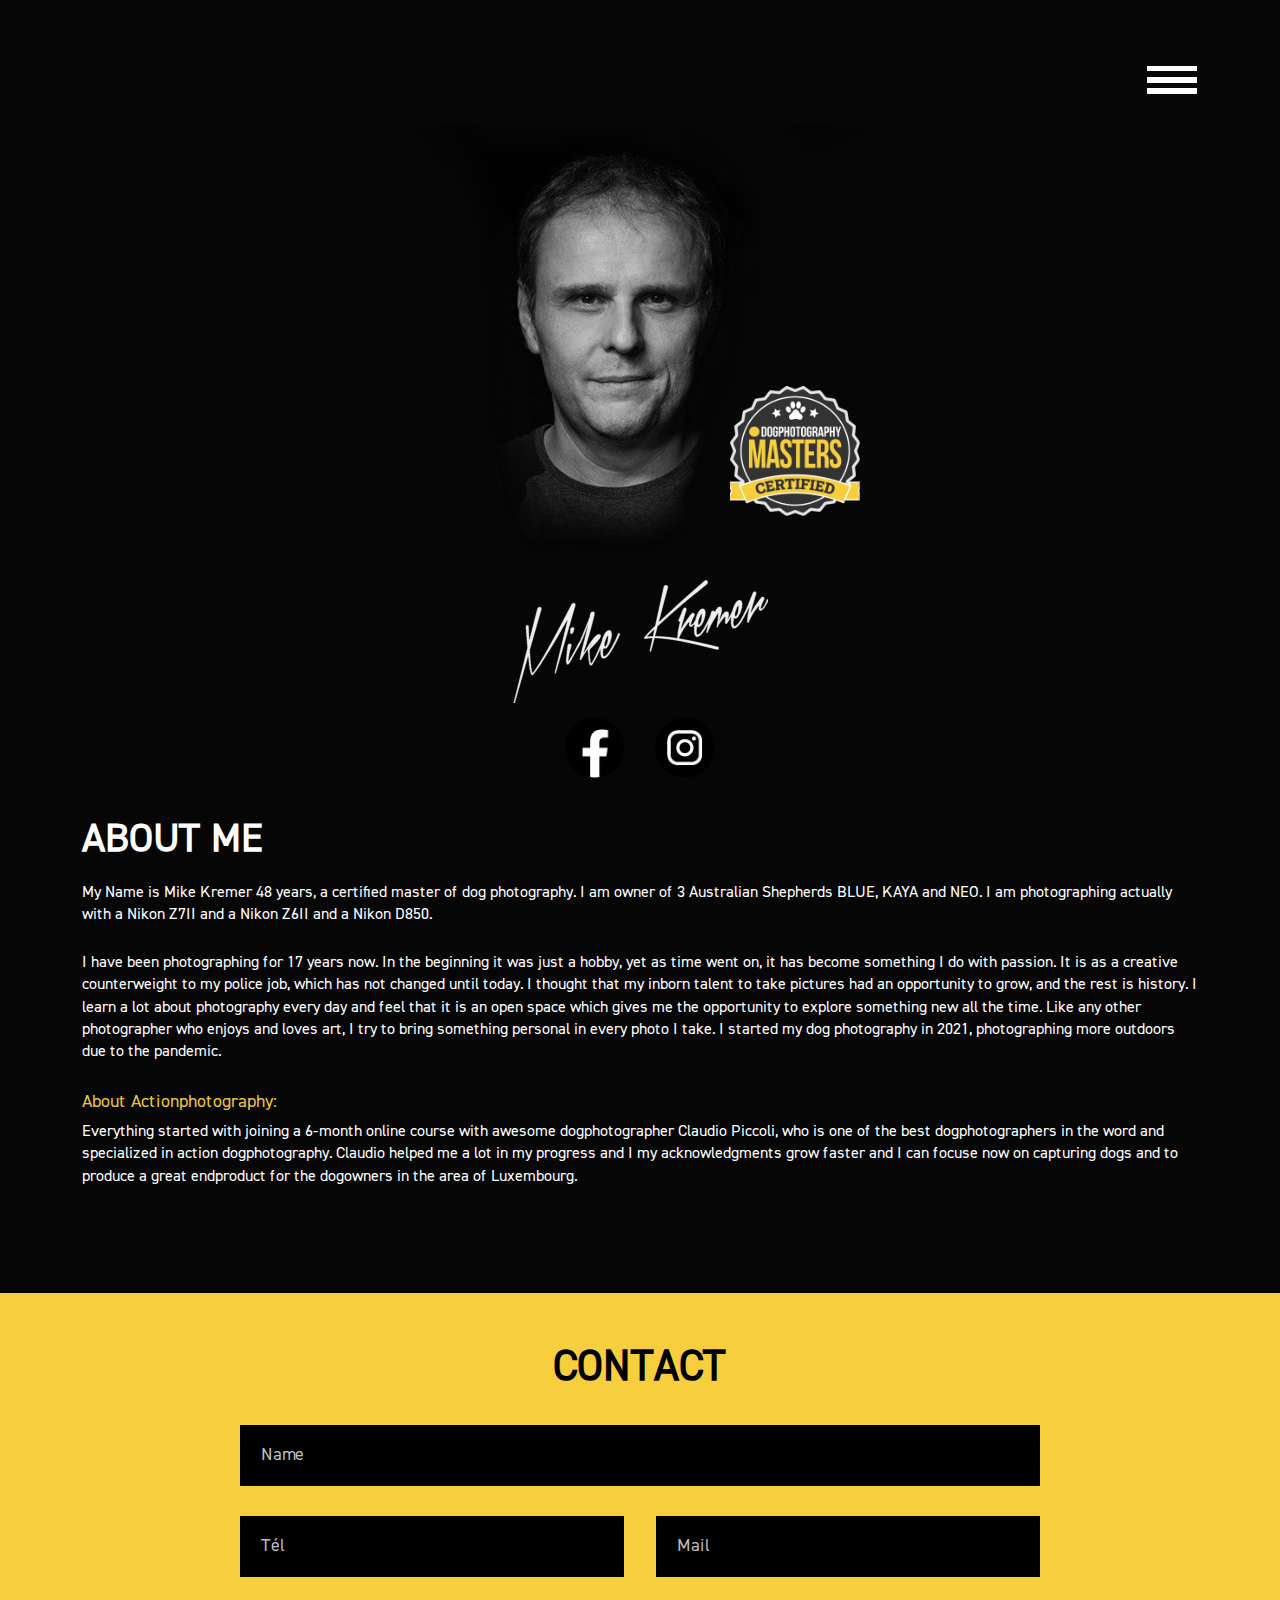
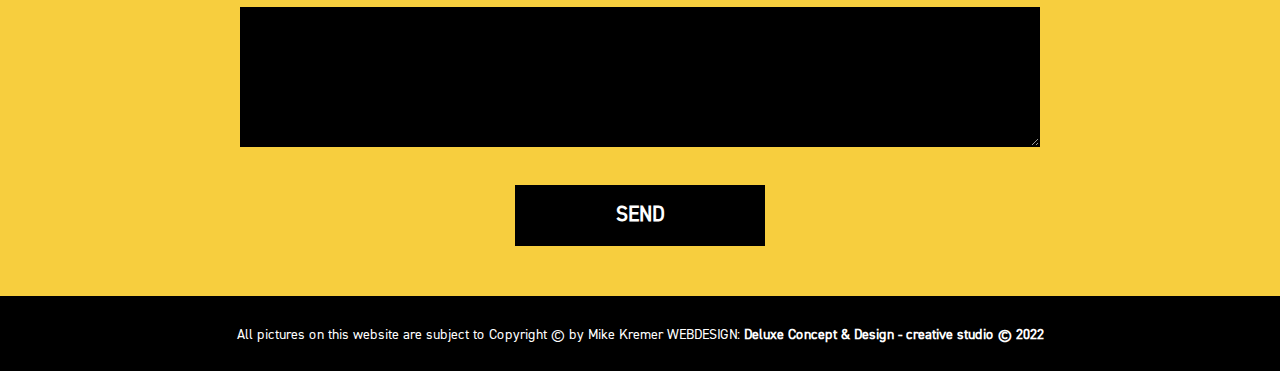
<file: contact.html>
<!doctype html>
<html class="no-js" lang="es">

<head>
    <meta charset="utf-8">
    <meta http-equiv="x-ua-compatible" content="ie=edge">
    <title>Mike Kremer Contact</title>
    <meta name="description" content="">
    <meta name="viewport" content="width=device-width, initial-scale=1, shrink-to-fit=no">
    <link href="assets/images/logo/favicon.png" rel="shortcut icon" type="image/x-icon">

    <!--stylesheet-->
    <!--bootstrap css-->
    <link rel="stylesheet" href="assets/css/bootstrap.min.css">
    <!--carousel css-->
    <link rel="stylesheet" href="assets/css/owl.carousel.min.css">
    <script src=""></script>
    <link rel="stylesheet" href="assets/css/owl.theme.default.min.css">
    <!-- Fonts Css  -->
    <link rel="stylesheet" href="assets/fonts/fonts.css">
    <!--style css-->
    <link rel="stylesheet" href="assets/css/style.css">
    <link rel="stylesheet" href="assets/css/responsive.css">

</head>

<body id="page-top">
    <!--==========================================
				Start Header area
	===========================================-->
    <header class="header_area">
        <div class="container-fluid">
            <div class="row">
                <div class="col-12">
                    <div class="home_nav">
                        <a href="index.html"><img src="assets/images/icon/nav-bar.png" alt="Icon"></a>
                    </div>
                </div>
            </div>
        </div>
    </header>
    <!--==========================================
		 		End Header area
	===========================================-->
    <!-- Singel Page details -->
    <section class="single_item_details">
        <div class="container">
            <div class="row">
                <div class="col-12">
                    <div class="single_profile text-center">
                        <div class="profile_imageq">
                            <img src="assets/images/about/about-man.png" alt="About Image">
                        </div>
                        <div class="profile_name">
                            <img src="assets/images/about/Schreftzuch.png" alt="Image">
                        </div>
                        <div class="profile_social">
                            <a target="_blank" href="#"><img src="assets/images/about/Group 11.png" alt="Social Icon"></a>
                            <a target="_blank" href="#"><img src="assets/images/about/Group 67.png" alt="Social Icon"></a>
                        </div>
                    </div>
                </div>
                <div class="col-12">
                    <div class="about_content_D">
                        <h1>ABOUT ME</h1>
                        <p>My Name is Mike Kremer 48 years, a certified master of dog photography.
                        I am owner of 3 Australian Shepherds BLUE, KAYA and NEO.
                        I am photographing actually with a Nikon Z7II and a Nikon Z6II and a Nikon D850.</p>
                        <p>I have been photographing for 17 years now. In the beginning it was just a hobby, yet as time went on, it has become
                        something I do with passion. It is as a creative counterweight to my police job, which has not changed until today. I
                        thought that my inborn talent to take pictures had an opportunity to grow, and the rest is history. I learn a lot about
                        photography every day and feel that it is an open space which gives me the opportunity to explore something new all the
                        time. Like any other photographer who enjoys and loves art, I try to bring something personal in every photo I take. I
                        started my dog photography in 2021, photographing more outdoors due to the pandemic.</p>
                        <span>About Actionphotography:</span>
                        <p>Everything started with joining a 6-month online course with awesome dogphotographer Claudio Piccoli, who is one of the best dogphotographers in the word and specialized in action dogphotography.
                        Claudio helped me a lot in my progress and I my acknowledgments grow faster and I can focuse now on capturing dogs and
                        to produce a great endproduct for the dogowners in the area of Luxembourg.</p>
                    </div>
                </div>
            </div>
        </div>
    </section>
    <!-- Singel Page details -->
    <!-- Phone Area  -->
    <section class="contact_area_section">
        <div class="container">
            <div class="row">
                <div class="col-12">
                    <div class="c_title text-center">
                        <h2>CONTACT</h2>
                    </div>
                </div>
            </div>
            <div class="row">
                <div class="col-12">
                    <div class="contact_area">
                        <!-- Single Input -->
                        <div class="single_input">
                            <input type="text" placeholder="Name">
                        </div>
                        <!-- Single Input -->
                        <!-- Single Input -->
                        <div class="inputs_items">
                            <div class="single_input">
                                <input type="text" placeholder="Tél">
                            </div>
                            <div class="single_input">
                                <input type="email" placeholder="Mail">
                            </div>
                        </div>
                        <!-- Single Input -->
                        <!-- Single Input -->
                        <div class="single_input">
                            <textarea name="" id=""></textarea>
                        </div>
                        <!-- Single Input -->
                        <!-- Single Input -->
                        <div class="input_submit">
                            <input type="submit" value="SEND">
                        </div>
                        <!-- Single Input -->
                    </div>
                </div>
            </div>
        </div>
    </section>
    <!-- Phone Area  -->
    <!-- Over Footer  -->
    <footer class="over_footer">
        <div class="container">
            <div class="row">
                <div class="col-12">
                    <div class="copyright text-center">
                        <p>All pictures on this website are subject to Copyright © by Mike Kremer WEBDESIGN: <b>Deluxe
                                Concept & Design
                                - creative
                                studio © 2022</b></p>
                    </div>
                </div>
            </div>
        </div>
    </footer>
    <!-- Over Footer  -->



    <!--jquery js-->
    <script src="assets/js/jquery.js"></script>
    <!--bootstrap js-->
    <script src="assets/js/bootstrap.bundle.min.js"></script>
    <!--carousel js-->
    <script src="assets/js/owl.carousel.min.js"></script>
    <!--custom js-->
    <script src="assets/js/custom.js"></script>
</body>

</html>
</file>
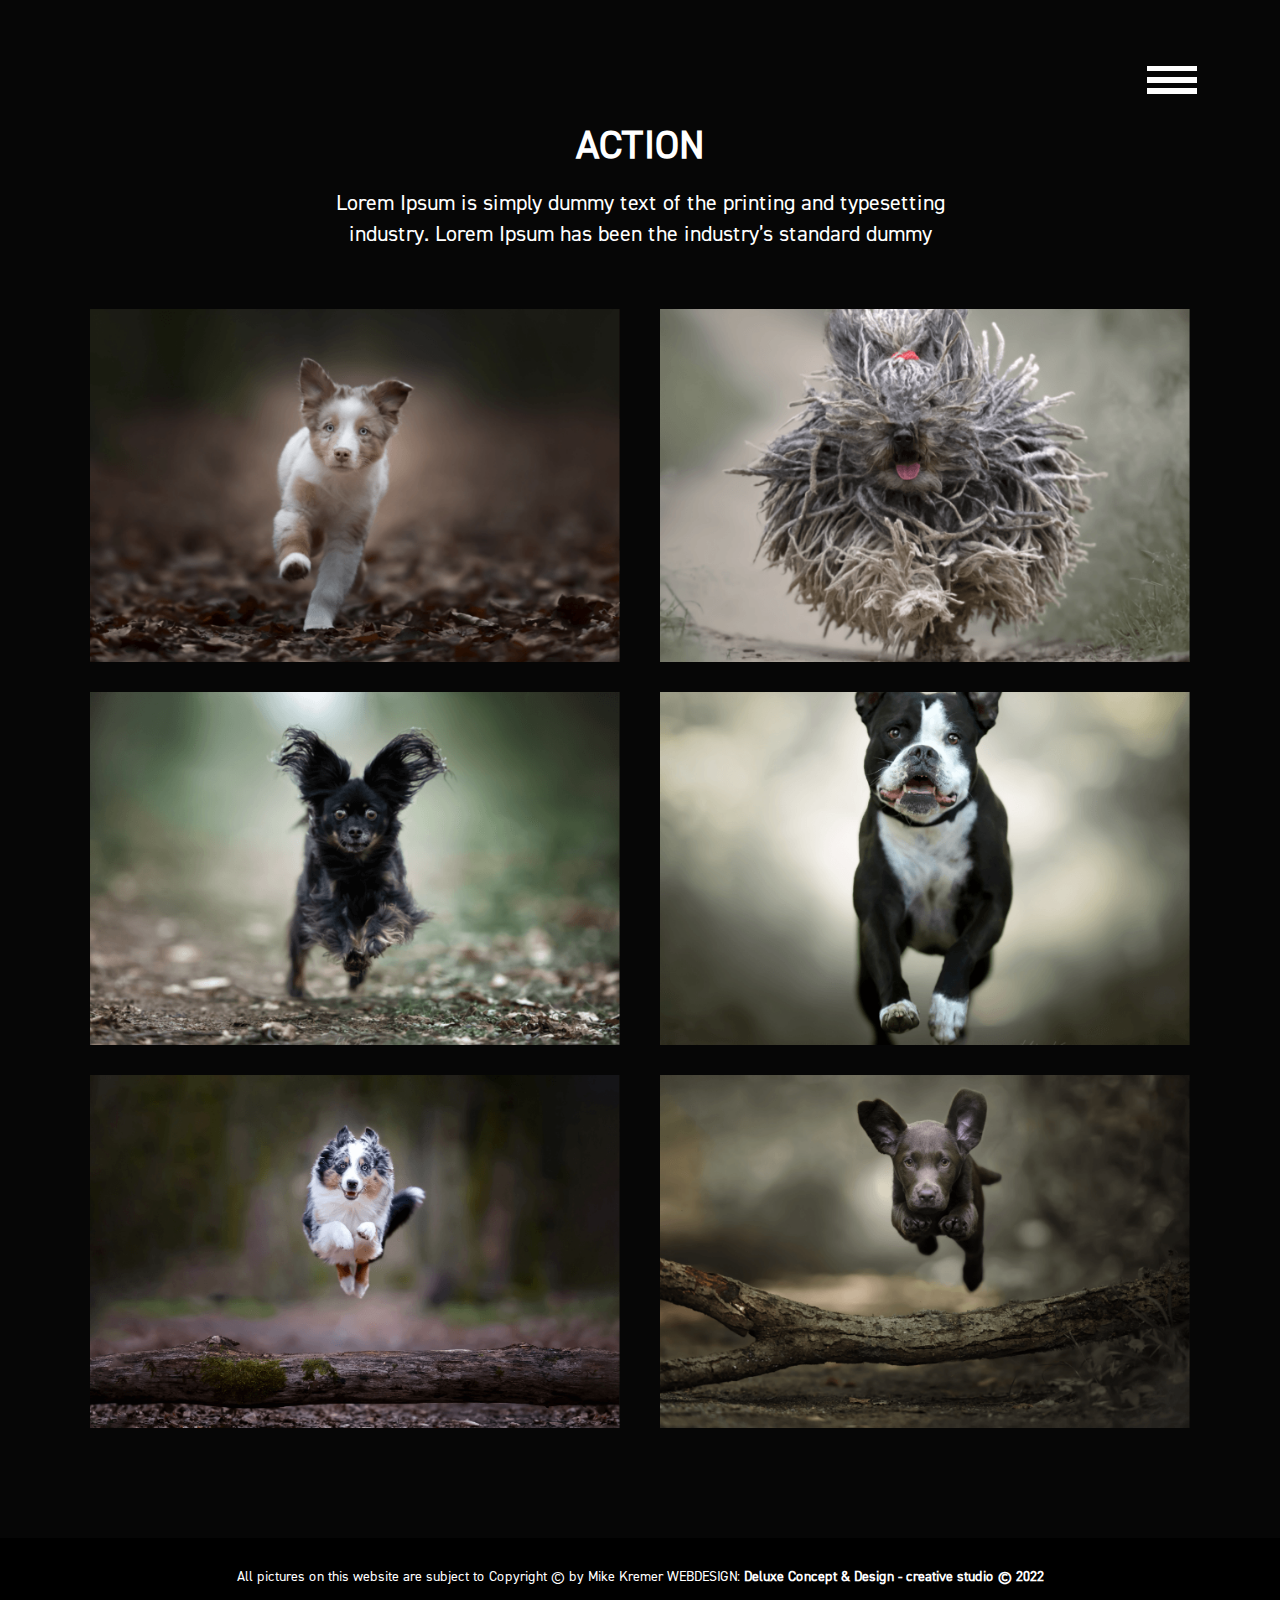
<file: single-page.html>
<!doctype html>
<html class="no-js" lang="es">

<head>
    <meta charset="utf-8">
    <meta http-equiv="x-ua-compatible" content="ie=edge">
    <title>Mike Kremer</title>
    <meta name="description" content="">
    <meta name="viewport" content="width=device-width, initial-scale=1, shrink-to-fit=no">
    <link href="assets/images/logo/favicon.png" rel="shortcut icon" type="image/x-icon">

    <!--stylesheet-->
    <!--bootstrap css-->
    <link rel="stylesheet" href="assets/css/bootstrap.min.css">
    <!--carousel css-->
    <link rel="stylesheet" href="assets/css/owl.carousel.min.css">
    <script src=""></script>
    <link rel="stylesheet" href="assets/css/owl.theme.default.min.css">
    <!-- Fonts Css  -->
    <link rel="stylesheet" href="assets/fonts/fonts.css">
    <!-- Popup -->
    <link rel="stylesheet" href="assets/css/magnific-popup.css">
    <!--style css-->
    <link rel="stylesheet" href="assets/css/style.css">
    <link rel="stylesheet" href="assets/css/responsive.css">

</head>

<body id="page-top">
    <!--==========================================
				Start Header area
	===========================================-->
    <header class="header_area">
        <div class="container-fluid">
            <div class="row">
                <div class="col-12">
                    <div class="home_nav">
                        <a href="index.html"><img src="assets/images/icon/nav-bar.png" alt="Icon"></a>
                    </div>
                </div>
            </div>
        </div>
    </header>
    <!--==========================================
		 		End Header area
	===========================================-->
    <!-- Singel Page details -->
    <section class="single_item_details">
        <div class="container">
            <div class="row">
                <div class="col-12">
                    <div class="single_title text-center">
                        <h1>ACTION</h1>
                        <p>Lorem Ipsum is simply dummy text of the printing and typesetting industry. Lorem Ipsum has
                            been the industry’s standard
                            dummy</p>
                    </div>
                </div>
            </div>
            <div class="row zoom-gallery">
                <div class="col-sm-6">
                    <div class="single_block_image">
                        <a href="assets/images/action/1_Neo_run.png">
                            <img src="assets/images/action/1_Neo_run.png" alt="Image">
                        </a>
                    </div>
                </div>
                <div class="col-sm-6">
                    <div class="single_block_image">
                        <a href="assets/images/action/2_KAETHE_RUn.png">
                            <img src="assets/images/action/2_KAETHE_RUn.png" alt="Image">
                        </a>
                    </div>
                </div>
                <div class="col-sm-6">
                    <div class="single_block_image">
                        <img src="assets/images/action/3_Coco_run.png" alt="Image">
                    </div>
                </div>
                <div class="col-sm-6">
                    <div class="single_block_image">
                        <img src="assets/images/action/4_DAMZO_Run.png" alt="Image">
                    </div>
                </div>
                <div class="col-sm-6">
                    <div class="single_block_image">
                        <img src="assets/images/action/KAYA_Australian Shepherd.png" alt="Image">
                    </div>
                </div>
                <div class="col-sm-6">
                    <div class="single_block_image">
                        <img src="assets/images/action/MiniLabra.png" alt="Image">
                    </div>
                </div>

            </div>
        </div>
    </section>
    <!-- Singel Page details -->
    <!-- Over Footer  -->
    <footer class="over_footer">
        <div class="container">
            <div class="row">
                <div class="col-12">
                    <div class="copyright text-center">
                        <p>All pictures on this website are subject to Copyright © by Mike Kremer WEBDESIGN: <b>Deluxe
                                Concept & Design
                                - creative
                                studio © 2022</b></p>
                    </div>
                </div>
            </div>
        </div>
    </footer>
    <!-- Over Footer  -->



    <!--jquery js-->
    <script src="assets/js/jquery.js"></script>
    <!--bootstrap js-->
    <script src="assets/js/bootstrap.bundle.min.js"></script>
    <!--carousel js-->
    <script src="assets/js/owl.carousel.min.js"></script>
    <!-- Popup  -->
    <script src="assets/js/jquery.magnific-popup.min.js"></script>
    <!--custom js-->
    <script src="assets/js/custom.js"></script>
</body>

</html>
</file>
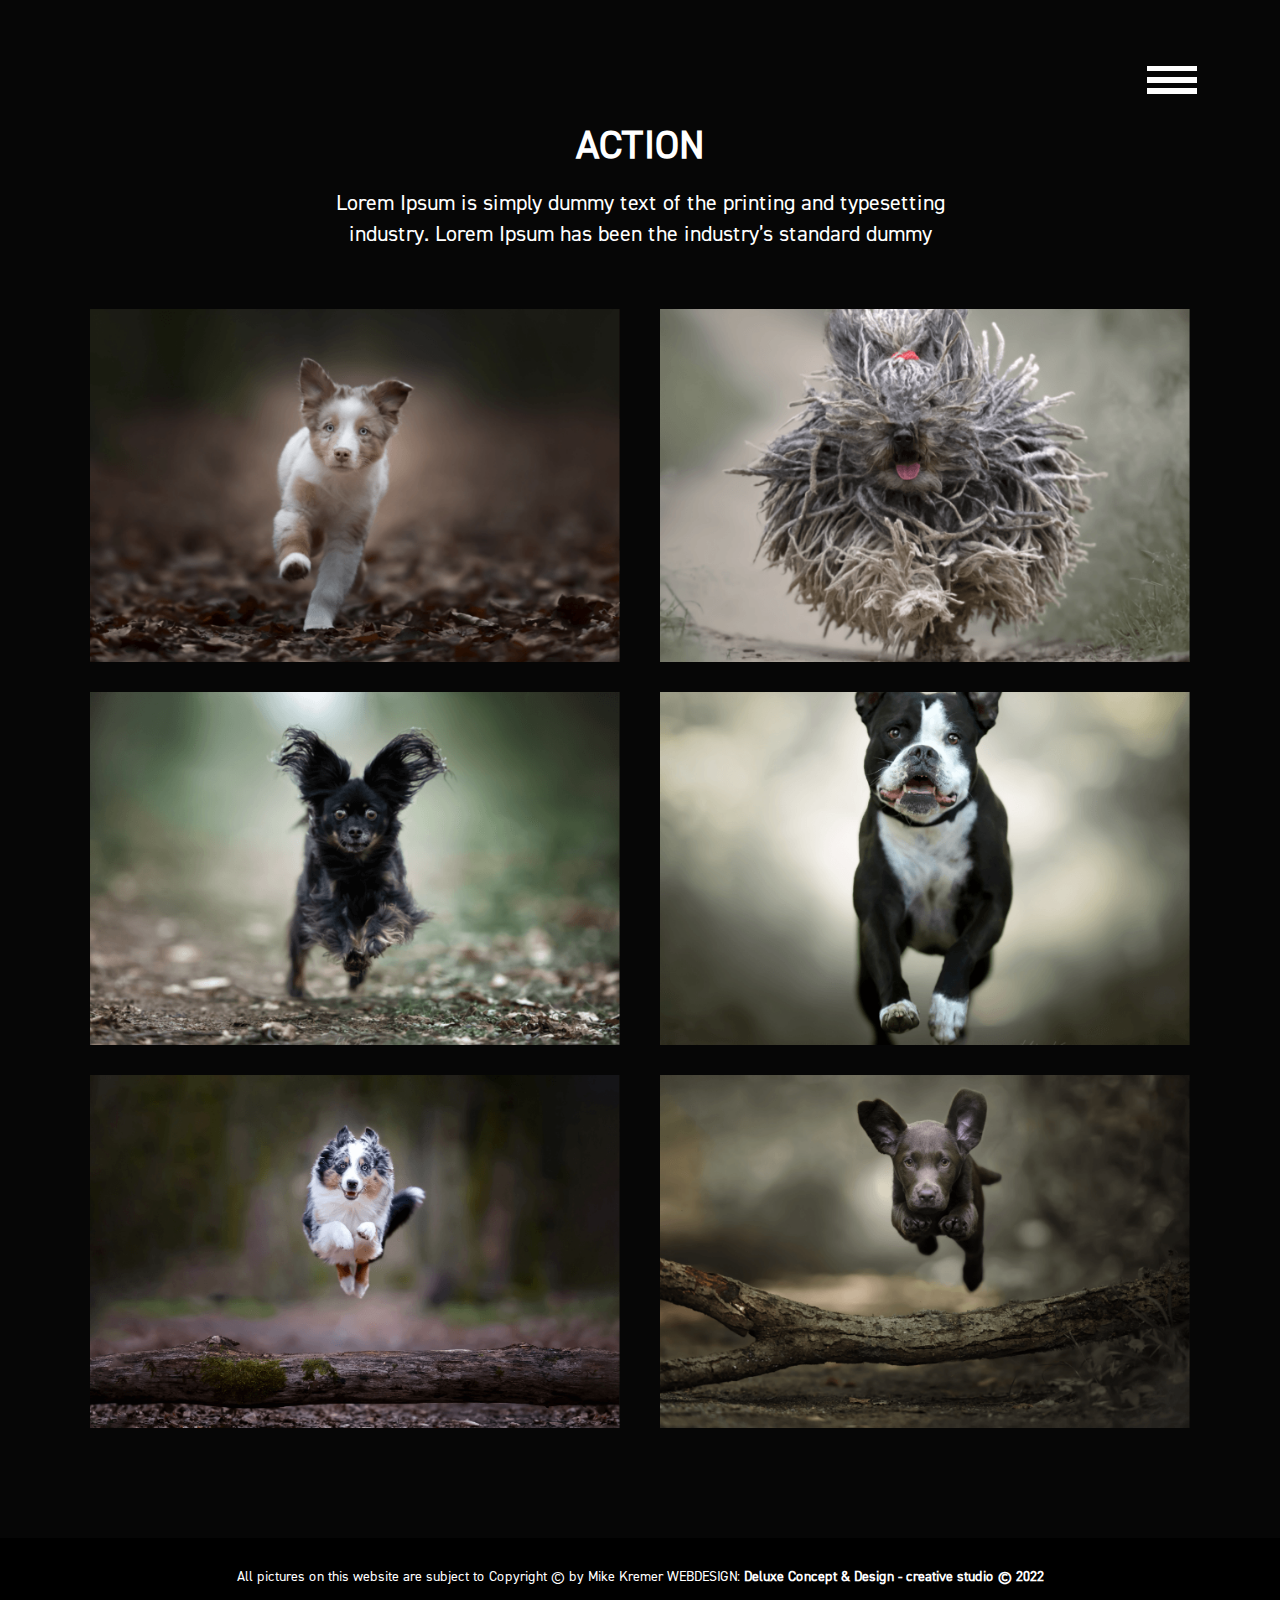
<file: specials.html>
<!doctype html>
<html class="no-js" lang="es">

<head>
    <meta charset="utf-8">
    <meta http-equiv="x-ua-compatible" content="ie=edge">
    <title>Mike Kremer</title>
    <meta name="description" content="">
    <meta name="viewport" content="width=device-width, initial-scale=1, shrink-to-fit=no">
    <link href="assets/images/logo/favicon.png" rel="shortcut icon" type="image/x-icon">

    <!--stylesheet-->
    <!--bootstrap css-->
    <link rel="stylesheet" href="assets/css/bootstrap.min.css">
    <!--carousel css-->
    <link rel="stylesheet" href="assets/css/owl.carousel.min.css">
    <script src=""></script>
    <link rel="stylesheet" href="assets/css/owl.theme.default.min.css">
    <!-- Fonts Css  -->
    <link rel="stylesheet" href="assets/fonts/fonts.css">
    <!--style css-->
    <link rel="stylesheet" href="assets/css/style.css">
    <link rel="stylesheet" href="assets/css/responsive.css">

</head>

<body id="page-top">
    <!--==========================================
				Start Header area
	===========================================-->
    <header class="header_area">
        <div class="container-fluid">
            <div class="row">
                <div class="col-12">
                    <div class="home_nav">
                        <a href="index.html"><img src="assets/images/icon/nav-bar.png" alt="Icon"></a>
                    </div>
                </div>
            </div>
        </div>
    </header>
    <!--==========================================
		 		End Header area
	===========================================-->
    <!-- Singel Page details -->
    <section class="single_item_details">
        <div class="container">
            <div class="row">
                <div class="col-12">
                    <div class="single_title text-center">
                        <h1>ACTION</h1>
                        <p>Lorem Ipsum is simply dummy text of the printing and typesetting industry. Lorem Ipsum has
                            been the industry’s standard
                            dummy</p>
                    </div>
                </div>
            </div>
            <div class="row">
                <div class="col-sm-6">
                    <div class="single_block_image">
                        <img src="assets/images/action/1_Neo_run.png" alt="Image">
                    </div>
                </div>
                <div class="col-sm-6">
                    <div class="single_block_image">
                        <img src="assets/images/action/2_KAETHE_RUn.png" alt="Image">
                    </div>
                </div>
                <div class="col-sm-6">
                    <div class="single_block_image">
                        <img src="assets/images/action/3_Coco_run.png" alt="Image">
                    </div>
                </div>
                <div class="col-sm-6">
                    <div class="single_block_image">
                        <img src="assets/images/action/4_DAMZO_Run.png" alt="Image">
                    </div>
                </div>
                <div class="col-sm-6">
                    <div class="single_block_image">
                        <img src="assets/images/action/KAYA_Australian Shepherd.png" alt="Image">
                    </div>
                </div>
                <div class="col-sm-6">
                    <div class="single_block_image">
                        <img src="assets/images/action/MiniLabra.png" alt="Image">
                    </div>
                </div>

            </div>
        </div>
    </section>
    <!-- Singel Page details -->
    <!-- Over Footer  -->
    <footer class="over_footer">
        <div class="container">
            <div class="row">
                <div class="col-12">
                    <div class="copyright text-center">
                        <p>All pictures on this website are subject to Copyright © by Mike Kremer WEBDESIGN: <b>Deluxe
                                Concept & Design
                                - creative
                                studio © 2022</b></p>
                    </div>
                </div>
            </div>
        </div>
    </footer>
    <!-- Over Footer  -->



    <!--jquery js-->
    <script src="assets/js/jquery.js"></script>
    <!--bootstrap js-->
    <script src="assets/js/bootstrap.bundle.min.js"></script>
    <!--carousel js-->
    <script src="assets/js/owl.carousel.min.js"></script>
    <!--custom js-->
    <script src="assets/js/custom.js"></script>
</body>

</html>
</file>
<file: assets/fonts/fonts.css>
@font-face {
    font-family: 'DIN 2014';
    src: url('DIN2014-Regular.woff2') format('woff2'),
        url('DIN2014-Regular.woff') format('woff');
    font-weight: normal;
    font-style: normal;
    font-display: swap;
}

@font-face {
    font-family: 'Helvetica Neue';
    src: url('HelveticaNeue-Medium.woff2') format('woff2'),
        url('HelveticaNeue-Medium.woff') format('woff');
    font-weight: 500;
    font-style: normal;
    font-display: swap;
}

@font-face {
    font-family: 'DIN2014';
    src: url('DIN2014-Bold.woff2') format('woff2'),
        url('DIN2014-Bold.woff') format('woff');
    font-weight: bold;
    font-style: normal;
    font-display: swap;
}
</file>
<file: assets/css/style.css>
body {
  margin: 0;
  padding: 0;
  top:0 !important;
  font-size: 16px;
  font-family: 'DIN 2014';
  font-weight: 400;
  color: #000;
}
html, body, div, span, applet, object, iframe,
h1, h2, h3, h4, h5, h6, p, blockquote, pre,
a, abbr, acronym, address, big, cite, code,
del, dfn, em, img, ins, kbd, q, s, samp,
small, strike, strong, sub, sup, tt, var,
b, u, i, center,
dl, dt, dd, ol, ul, li,
fieldset, form, label, legend,
table, caption, tbody, tfoot, thead, tr, th, td,
article, aside, canvas, details, embed,
figure, figcaption, footer, header, hgroup,
menu, nav, output, ruby, section, summary,
time, mark, audio, video {
  margin: 0;
  padding: 0;
  border: 0;
  font-size: 100%;
  vertical-align: baseline; }

article, aside, details, figcaption, figure,
footer, header, hgroup, menu, nav, section {
  display: block; }

ol, ul {
  list-style: none; }

blockquote, q {
  quotes: none; }

blockquote:before, blockquote:after,
q:before, q:after {
  content: '';
  content: none; }

table {
  border-collapse: collapse;
  border-spacing: 0; }

h1 {
  margin: 0;
  padding: 0;
  list-style: none; }
h3 {
  margin: 0;
  padding: 0;
  list-style: none; }

h4 {
  margin: 0;
  padding: 0;
  list-style: none; }

h5 {
  margin: 0;
  padding: 0;
  list-style: none; }

h6 {
  margin: 0;
  padding: 0;
  list-style: none; }

p {
  margin: 0;
  padding: 0;
  list-style: none; }

ul {
  margin: 0;
  padding: 0;
  list-style: none; }

li {
  margin: 0;
  padding: 0;
  list-style: none; }

a {
  margin: 0;
  padding: 0;
  list-style: none;
  outline: none !important;
  text-decoration: none !important; 
}
input {
  outline: none !important; 
}
button {
  outline: none !important; 
}
img{
  max-width: 100%;
  height: auto;
  vertical-align: middle;
}
h1 {
	color: #FFF;
	font-weight: 700;
	font-size: 60px;
	line-height: 1.1;
	font-family: 'DIN 2014';
	text-transform: capitalize;
	padding-bottom: 30px;
}
p {
	color: #FFF;
	font-size: 18px;
	line-height: 1.4;
	font-weight: 400;
  padding-bottom: 30px;
}
.sp{
  padding-top: 110px;
  padding-bottom: 110px;
}
.bg_white{
  background-color: white;
}
.pt_0{
  padding-top: 0px;
}
.pb_0{
  padding-bottom: 0px;
}
.view_btn a {
	background: #FFFFFF;
	color: #000;
	width: 268px;
	display: inline-block;
	padding: 12px 10px;
	font-weight: 700;
	font-size: 29px;
	cursor: pointer;
	text-transform: uppercase;
   -webkit-transition: 0.5s;
   -o-transition: 0.5s;
   transition: 0.5s;
   text-align: center;
}
.view_btn a:hover{
  background: #DBDBDB;
  -webkit-transition: 0.5s;
  -o-transition: 0.5s;
  transition: 0.5s;
}
.btn_sm a{
  	background: #FFFFFF;
    color: #000;
    width: 150px;
    display: inline-block;
    padding: 6px 10px;
    font-weight: 700;
    font-size: 18px;
    cursor: pointer;
    text-transform: uppercase;
    -webkit-transition: 0.5s;
    -o-transition: 0.5s;
    transition: 0.5s;
    text-align: center;
}
.btn_sm a:hover{
   background: #DBDBDB;
  -webkit-transition: 0.5s;
  -o-transition: 0.5s;
  transition: 0.5s;
}
#page-top {
    overflow-x: hidden !important;
}
/* Hero Css  */
.hero_single_slider{
  overflow: hidden;
}
.home_nav a {
	display: inline-block;
	cursor: pointer;
}
.home_nav {
	text-align: right;
	padding-right: 71px;
}
.header_area {
	padding-top: 6px;
	padding-bottom: 6px;
	position: absolute;
	z-index: 1050;
	width: 100%;
	top: 60px;
	left: 0;
}
.hero_logo {
	position: relative;
	height: 100vh;
	display: -webkit-box;
	display: -ms-flexbox;
	display: flex;
	-webkit-box-pack: center;
	    -ms-flex-pack: center;
	        justify-content: center;
	-webkit-box-align: end;
	    -ms-flex-align: end;
	        align-items: flex-end;
	text-align: center;
	padding-bottom: 100px;
}
.hero_single_slider {
	background-position: center center !important;
	position: relative;
}
.hero_slider_area .owl-dots {
	position: absolute;
	bottom: 65px;
	width: 100%;
}
.owl-theme .owl-dots .owl-dot span {
	width: 14px;
	height: 14px;
}
.owl-theme .owl-dots .owl-dot.active span, .owl-theme .owl-dots .owl-dot:hover span {
	background: #FFF;
}
/* Vide Css  */
.dog_video video{
  width: 100%;
}
/* Action Css  */
.action_secrion_area {
	display: -webkit-box;
	display: -ms-flexbox;
	display: flex;
}
.action_single_item {
	-webkit-box-flex: 0;
	    -ms-flex: 0 0 50%;
	        flex: 0 0 50%;
	max-width: 50%;
	width: 100%;
	margin: 0;
	background: #1F1F1F;
}
.action_image img {
	width: 100%;
}
.action_content_box {
	display: -webkit-box;
	display: -ms-flexbox;
	display: flex;
	-webkit-box-pack: center;
	    -ms-flex-pack: center;
	        justify-content: center;
	-webkit-box-align: center;
	    -ms-flex-align: center;
	        align-items: center;
	height: 100%;
	text-align: center;
}
.action_content {
	max-width: 600px;
	width: 100%;
}
.action_secrion_area.mt_top {
	margin-top: -7px;
}
.studio_backgrond_area {
    background: url('../images/studio/studio-banner.png')no-repeat scroll 0 0 / cover;
    padding-top: 250px;
    padding-bottom: 250px;
}
.studio_backgrond_area .action_single_item{
  background: transparent;
}
.action_single_item.outdor {
	background: #191021;
}
.action_single_item.spcial {
	background: #101114;
}
/* Footer Css  */
.footer_area{
  padding-top: 30px;
  padding-bottom: 30px;
  background-color:#000000;
}
.over_footer{
  padding-top: 30px;
  padding-bottom: 10px;
  background-color:#000000;
}
.footer_items {
	display: -webkit-box;
	display: -ms-flexbox;
	display: flex;
	-webkit-box-align: end;
	    -ms-flex-align: end;
	        align-items: flex-end;
	-webkit-box-pack: end;
	    -ms-flex-pack: end;
	        justify-content: flex-end;
	height: 100%;
}
.footer_image {
	min-width: 198px;
}
.f_image {
	margin-bottom: 20px;
}
.footer_content h5 {
	color: #FFF;
	text-align: center;
	font-weight: 700;
	font-size: 18px;
	padding-bottom: 15px;
}
.btn_sm {
	text-align: center;
}
.footer_items_content {
	display: -webkit-box;
	display: -ms-flexbox;
	display: flex;
	-webkit-box-orient: vertical;
	-webkit-box-direction: normal;
	    -ms-flex-direction: column;
	        flex-direction: column;
	-webkit-box-align: start;
	    -ms-flex-align: start;
	        align-items: flex-start;
	-webkit-box-pack: end;
	    -ms-flex-pack: end;
	        justify-content: flex-end;
	height: 100%;
	padding-left: 60px;
	margin-left: 60px;
	border-left: 1px solid #696969;
}
.footer_items_content h3 {
	color: #FFF;
	font-weight: 700;
	font-size: 25px;
	padding-bottom: 20px;
}
.footer_items_content h4{
  color: #FFF;
  font-weight: 700;
  font-size: 25px;
}
.footer_items_content p {
	font-size: 14px;
	padding-top: 5px;
	padding-bottom: 15px;
}
.copyright.text-center p {
	font-size: 14px;
	padding-bottom: 15px;
}
/* Single Page Css  */
.single_item_details{
  background: #060606;
  padding-top: 125px;
  padding-bottom: 80px;
}
.single_title {
	max-width: 685px;
	margin: auto;
	width: 100%;
  padding-bottom: 33px;
}
.single_block_image {
	margin-bottom: 30px;
	margin-left: 8px;
	margin-right: 8px;
}
.single_title p {
	font-size: 22px;
}
.single_block_image h2 {
	color: #FFF;
	text-align: center;
	margin-top: 16px;
	font-size: 35px;
	font-weight: 700;
	padding-bottom: 20px;
}
/* Awards Css  */
.awards_images_area {
	display: -webkit-box;
	display: -ms-flexbox;
	display: flex;
	-webkit-box-pack: center;
	    -ms-flex-pack: center;
	        justify-content: center;
}
.awards_single_img img {
	width: 100%;
}
.awards_single_img {
	max-width: 100%;
	margin: 0px 5px;
}
.awards_area_section{
  background-color:#F7CE3E ;
  padding-top: 40px;
  padding-bottom: 40px;
}
.awards_area_section .container .row div.col-md-6:nth-child(1) {
  padding-right: 3px;
}
.awards_area_section .container .row div.col-md-6:nth-child(2) {
  padding-left: 3px;
}
.awards_certificat_img img {
	width: 100%;
}
.phone_area_section{
  background-color: #000;
  padding-top: 60px;
  padding-bottom: 60px;
}
.phone_i_area {
	display: -webkit-box;
	display: -ms-flexbox;
	display: flex;
	-webkit-box-pack: center;
	    -ms-flex-pack: center;
	        justify-content: center;
	-webkit-box-align: center;
	    -ms-flex-align: center;
	        align-items: center;
}
.phone_i {
	margin: 0px 25px;
	max-width: 376px;
	width: 100%;
}
.phone_i img {
	width: 100%;
}
.newscover_area_section{
  background-color: #FFF;
  padding-top: 60px;
  padding-bottom: 60px;
}
.single_group_img {
	-webkit-box-flex: 0;
	    -ms-flex: 0 0 50%;
	        flex: 0 0 50%;
	max-width: 50%;
	width: 100%;
  text-align: center;
}
.new_group_image {
	display: -webkit-box;
	display: -ms-flexbox;
	display: flex;
	-ms-flex-wrap: wrap;
	    flex-wrap: wrap;
}
.new_imag img {
	width: 100%;
}
.single_group_img img {
	width: 91%;
	margin: auto;
}
/* Contact Css  */
.contact_area_section{
  background-color: #F7CE3E;
  padding: 50px 0px;
}
.contact_area {
	max-width: 800px;
	margin: auto;
	width: 100%;
}
.c_title.text-center h2 {
	color: #000000;
	font-size: 43px;
	font-weight: 700;
	line-height: 1.2;
	padding-bottom: 30px;
}
.single_input input , .single_input textarea {
	background: #000000;
	width: 100%;
	border: 1px solid #000;
	-webkit-box-sizing: border-box;
	        box-sizing: border-box;
	color: #BBBBBB;
	padding: 16px 20px;
	font-size: 18px;
}
.single_input {
	margin-bottom: 30px;
}
.inputs_items > .single_input {
	margin-bottom: 30px;
	width: 48%;
}
.inputs_items {
	display: -webkit-box;
	display: -ms-flexbox;
	display: flex;
	-webkit-box-pack: justify;
	-ms-flex-pack: justify;
	justify-content: space-between;
	-webkit-box-align: center;
	-ms-flex-align: center;
	align-items: center;
}
::-webkit-input-placeholder { /* Edge */
  color: #BBBBBB;
  opacity: 1;
}
:-ms-input-placeholder { /* Internet Explorer 10-11 */
   color: #BBBBBB;
   opacity: 1;
}
::-moz-placeholder {
   color: #BBBBBB;
  opacity: 1;
}
::-ms-input-placeholder {
   color: #BBBBBB;
  opacity: 1;
}
::placeholder {
   color: #BBBBBB;
  opacity: 1;
}
textarea{
  outline: none !important;
  height: 140px;
}
.input_submit input {
	color: #FFFFFF;
	font-size: 21px;
	font-weight: 700;
	background: #000;
	border: 0;
	text-transform: uppercase;
	padding: 15px;
	width: 250px;
	cursor: pointer;
}
.input_submit {
	text-align: center;
}
.about_content_D span {
	color: #EEC63D;
	font-size: 18px;
	padding-bottom: 5px;
	display: block;
}
.profile_name {
	margin: 15px 0px;
}
.profile_social {
	display: -webkit-box;
	display: -ms-flexbox;
	display: flex;
	-webkit-box-pack: center;
	    -ms-flex-pack: center;
	        justify-content: center;
	-webkit-box-align: center;
	    -ms-flex-align: center;
	        align-items: center;
	margin-bottom: 40px;
}
.profile_social a {
	display: inline-block;
	margin: 0px 15px;
}
.profile_social a img {
	height: 60px;
}
.single_block_image a img {
	width: 100%;
  height: auto;
}
.single_block_image img {
	width: 100%;
  height: auto;
}

/* Popup Css  */
.image-source-link {
	color: #98C3D1;
}

.mfp-with-zoom .mfp-container,
.mfp-with-zoom.mfp-bg {
	opacity: 0;
	-webkit-backface-visibility: hidden;
	/* ideally, transition speed should match zoom duration */
	-webkit-transition: all 0.3s ease-out; 
	-moz-transition: all 0.3s ease-out; 
	-o-transition: all 0.3s ease-out; 
	transition: all 0.3s ease-out;
}

.mfp-with-zoom.mfp-ready .mfp-container {
		opacity: 1;
}
.mfp-with-zoom.mfp-ready.mfp-bg {
		opacity: 0.8;
}

.mfp-with-zoom.mfp-removing .mfp-container, 
.mfp-with-zoom.mfp-removing.mfp-bg {
	opacity: 0;
}
</file>
<file: assets/css/responsive.css>
@media all and (min-width: 1700px) {
	.container{
		max-width: 1640px;
		width: 100%;
	}
}
@media all and (max-width: 1399px) {
	.action_content {
		max-width: 520px;
		width: 100%;
	}
	h1 {
		font-size: 40px;
		line-height: 1.1;
		padding-bottom: 20px;
	}
	p {
		font-size: 16px;
		padding-bottom: 25px;
	}
	.view_btn a {
		width: 220px;
		padding: 7px 10px;
		font-size: 24px;
	}
	.footer_items_content {
		padding-left: 20px;
		margin-left: 20px;
	}
	.footer_items_content h4 {
		font-size: 22px;
	}
}
@media all and (max-width: 1199px) {
	.main_manu ul li a {
		font-size: 14px;
		margin-right: 25px;
	}
	.studio_backgrond_area {
		padding-top: 147px;
		padding-bottom: 165px;
	}
	.footer_image {
		min-width: 157px;
	}
}
@media all and (max-width: 991px) {
	.header_area {
		top: 40px;
	}
	.home_nav {
		padding-right: 50px;
	}
	.action_content {
		max-width: 320px;
		width: 100%;
	}
	.view_btn a {
		width: 180px;
		padding: 8px 10px;
		font-size: 19px;
	}
	.studio_backgrond_area {
		padding-top: 106px;
		padding-bottom: 96px;
	}
	.footer_items {
		-webkit-box-align: center;
		    -ms-flex-align: center;
		        align-items: center;
		-webkit-box-pack: center;
		    -ms-flex-pack: center;
		        justify-content: center;
	}
	.footer_items_content {
		padding-left: 0;
		margin-left: 0;
		margin-top: 40px;
		border-left: 0px solid transparent;
		-webkit-box-align: start;
		    -ms-flex-align: start;
		        align-items: flex-start;
		-webkit-box-pack: start;
		    -ms-flex-pack: start;
		        justify-content: flex-start;
	}
	.single_title p {
		font-size: 16px;
	}
	.single_title {
		max-width: 533px;
		padding-bottom: 33px;
		padding-right: 25px;
		padding-left: 25px;
	}
	.single_block_image {
		margin-bottom: 25px;
		margin-left: 0;
		margin-right: 0;
	}
	.single_block_image h2 {
		margin-top: 10px;
		font-size: 25px;
		padding-bottom: 15px;
	}
}
@media all and (max-width: 767px) {
	.action_secrion_area {
		display: -webkit-box;
		display: -ms-flexbox;
		display: flex;
		-webkit-box-orient: vertical;
		-webkit-box-direction: normal;
		    -ms-flex-direction: column;
		        flex-direction: column;
	}
	.action_single_item {
		-webkit-box-flex: 0;
		    -ms-flex: 0 0 100%;
		        flex: 0 0 100%;
		max-width: 100%;
		width: 100%;
	}
	.action_content {
		max-width: 448px;
		width: 100%;
		padding: 75px 20px;
	}
	.view_btn a {
		width: 163px;
		padding: 8px 10px;
	}
	.studio_backgrond_area {
		padding-top: 0;
		padding-bottom: 0;
	}
	.flex_mobile_colum{
		-webkit-box-orient: vertical;
		-webkit-box-direction: reverse;
		    -ms-flex-direction: column-reverse;
		        flex-direction: column-reverse;
	}
	h1 {
		font-size: 35px;
		line-height: 1.1;
		padding-bottom: 20px;
	}
	.home_nav {
		padding-right: 25px;
	}
	.header_area {
		top: 25px;
	}
	.awards_area_section .container .row div.col-md-6:nth-child(1) {
		padding-right: 15px;
		padding-bottom: 10px;
	}
	.awards_area_section .container .row div.col-md-6:nth-child(2) {
		padding-left: 11px;
	}
	.new_imag {
		margin-bottom: 10px;
	}
	.single_group_img {
		margin-bottom: 15px;
	}
}
@media all and (max-width: 575px) {
	.single_item_details {
		background: #060606;
		padding-top: 100px;
		padding-bottom: 40px;
	}
	.contact_area_section {
		padding: 40px 0px;
	}
	.c_title.text-center h2 {
		font-size: 35px;
		line-height: 1;
	}
	.inputs_items {
		-webkit-box-orient: vertical;
		-webkit-box-direction: normal;
		    -ms-flex-direction: column;
		        flex-direction: column;
	}
	.inputs_items > .single_input {
		margin-bottom: 30px;
		width: 100%;
	}
	.single_input input, .single_input textarea {
		padding: 15px 20px;
		font-size: 16px;
	}
	.single_input {
		margin-bottom: 20px;
	}
	.input_submit input {
		font-size: 16px;
		padding: 15px;
		width: 208px;
	}
	.profile_imageq img {
		width: 85%;
		margin: auto;
	}
	.profile_social a img {
		height: 48px;
	}
	.phone_i {
		margin: 0px 5px;
	}
	.phone_area_section {
		padding-top: 40px;
		padding-bottom: 40px;
	}
	.home_nav a img {
		width: 40px;
	}
	.awards_images_area {
		display: -webkit-box;
		display: -ms-flexbox;
		display: flex;
		-webkit-box-pack: center;
		    -ms-flex-pack: center;
		        justify-content: center;
		-webkit-box-orient: vertical;
		-webkit-box-direction: normal;
		    -ms-flex-direction: column;
		        flex-direction: column;
	}
	.awards_single_img {
		margin-bottom: 20px;
	}
	.newscover_area_section {
		padding-top: 40px;
		padding-bottom: 30px;
	}
	.single_block_image {
		margin-bottom: 15px;
	}
}
@media all and (max-width: 413px) {
	.new_group_image {
		-webkit-box-orient: vertical;
		-webkit-box-direction: normal;
		    -ms-flex-direction: column;
		        flex-direction: column;
	}
	.single_group_img {
		-webkit-box-flex: 0;
		    -ms-flex: 0 0 100%;
		        flex: 0 0 100%;
		max-width: 100%;
		width: 100%;
		text-align: center;
	}
}
@media all and (max-width: 374px) {
	.footer_image {
		min-width: 140px;
	}
}
</file>
